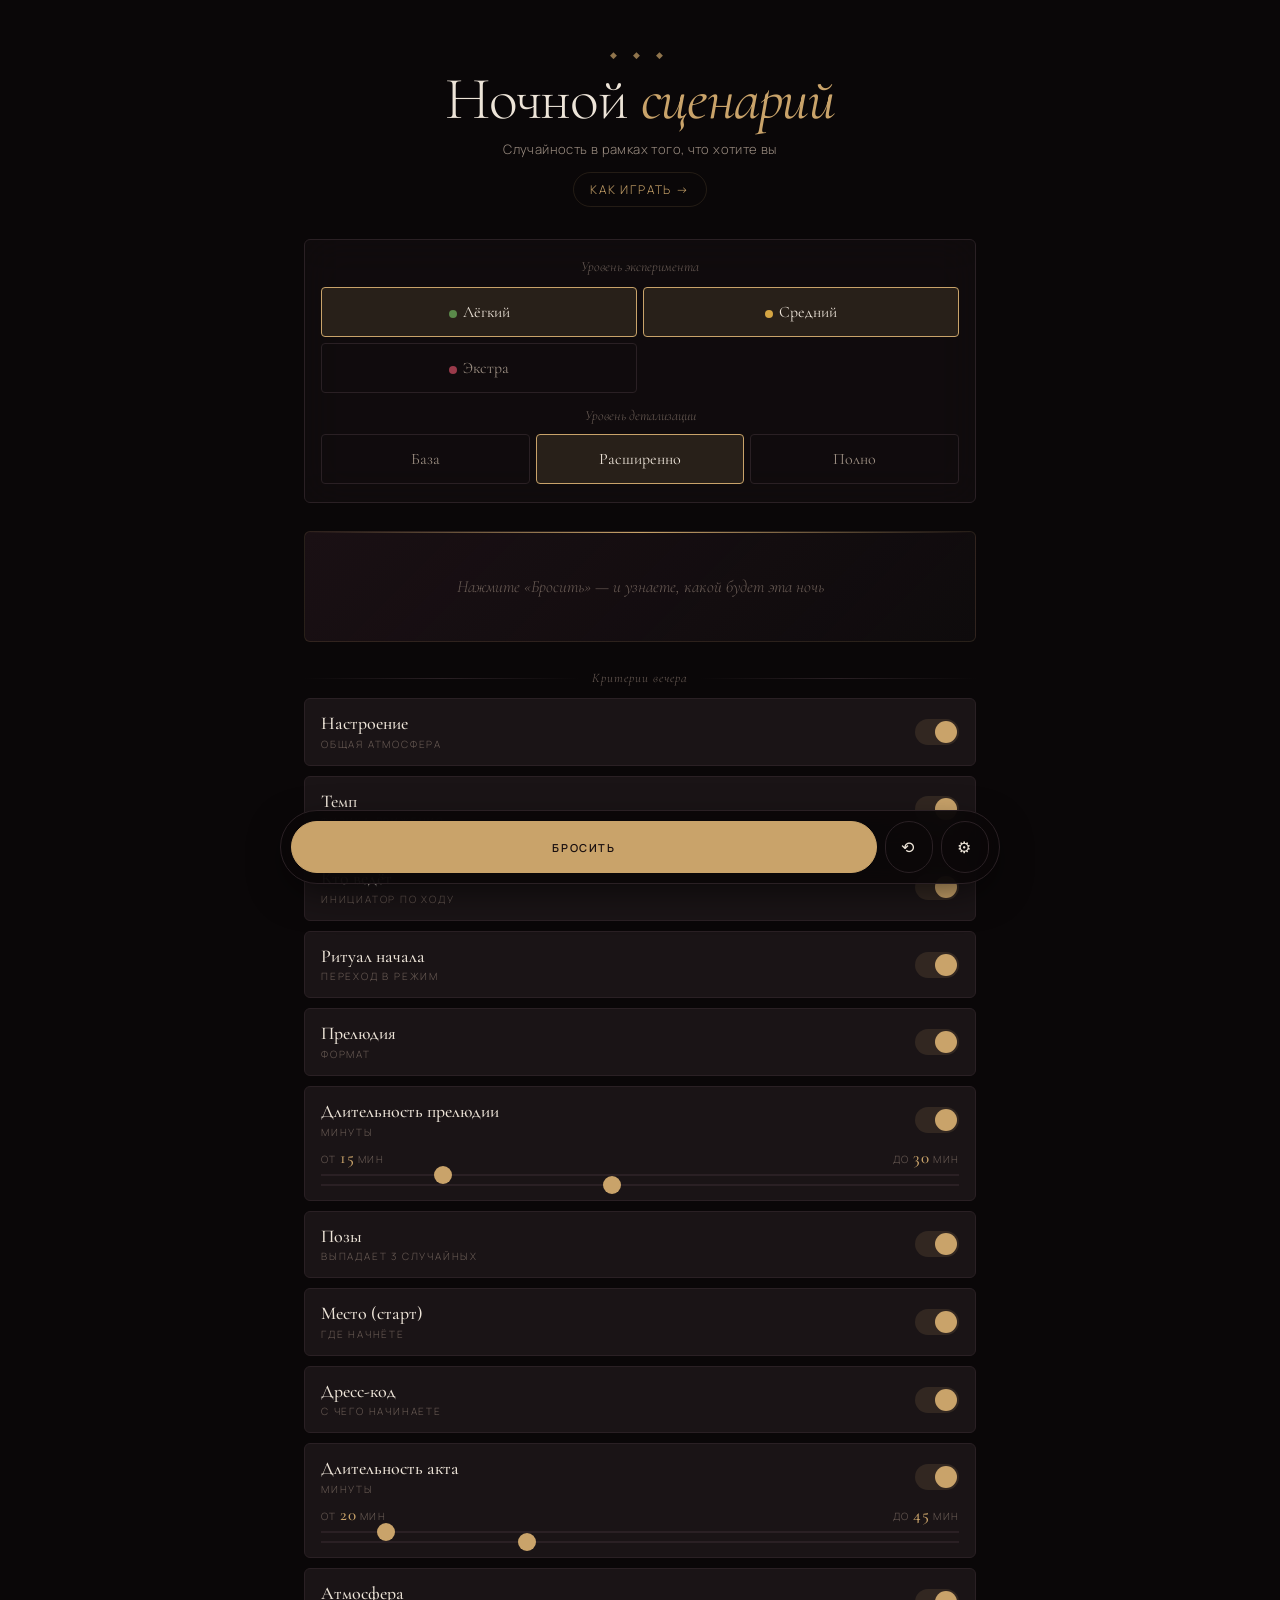
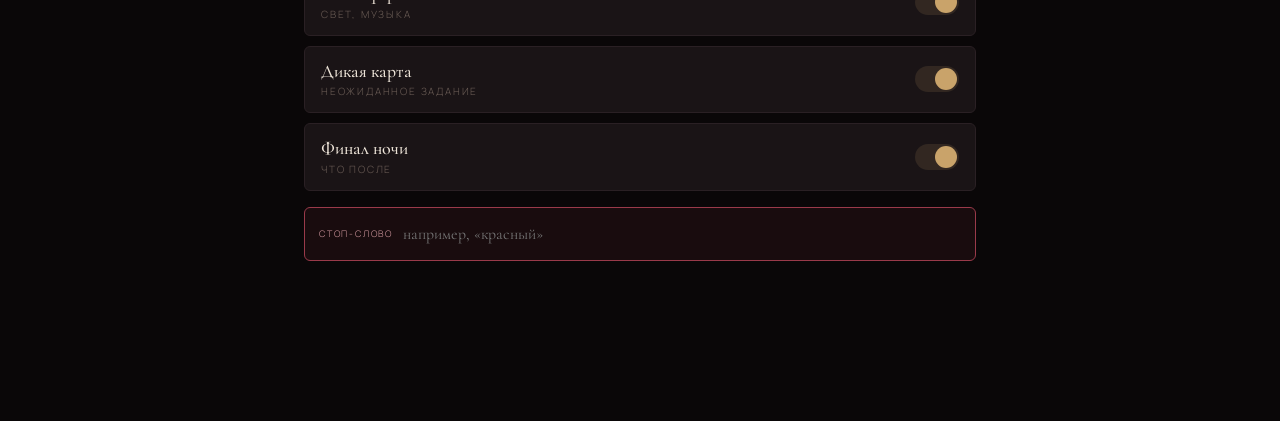
<file: index.html>
<!DOCTYPE html>
<html lang="ru">

<head>
    <meta charset="UTF-8">
    <meta name="viewport" content="width=device-width, initial-scale=1.0, viewport-fit=cover">
    <meta name="theme-color" content="#0a0708">
    <title>Ночной сценарий</title>
    <link rel="preconnect" href="https://fonts.googleapis.com">
    <link rel="preconnect" href="https://fonts.gstatic.com" crossorigin>
    <link
        href="https://fonts.googleapis.com/css2?family=Cormorant+Garamond:ital,wght@0,300;0,400;0,500;1,300;1,400&family=Manrope:wght@300;400;500;600&display=swap"
        rel="stylesheet">

    <link rel="stylesheet" href="style.css">
</head>

<body>

    <div class="wrap">
        <header class="head">
            <div class="ornament">◆ ◆ ◆</div>
            <h1 id="title">Ночной <em>сценарий</em></h1>
            <p class="sub">Случайность в рамках того, что хотите вы</p>
            <a href="help.html" class="help-link">Как играть →</a>
        </header>

        <div class="intensity">
            <div class="intensity-label">Уровень эксперимента</div>
            <div class="intensity-grid"></div>
            <div class="detail-label">Уровень детализации</div>
            <div class="detail-grid"></div>
        </div>

        <div id="result" class="result empty">Нажмите «Бросить» — и узнаете, какой будет эта ночь</div>

        <div class="section-label">Критерии вечера</div>
        <div class="criteria-list" id="criteriaList"></div>

        <div class="safe-word">
            <label>Стоп-слово</label>
            <input type="text" id="safeWord" placeholder="например, «красный»">
        </div>

        <div class="section-label" id="histLabel" style="display:none">История</div>
        <div class="saved-list" id="histList"></div>
    </div>

    <div class="controls">
        <button class="btn btn-primary" id="rollAll">Бросить</button>
        <button class="btn btn-icon" id="rollUnlocked" title="Перебросить незалоченное">⟲</button>
        <button class="btn btn-icon" id="adminBtn" title="Настройки">⚙</button>
    </div>

    <div class="modal" id="adminModal">
        <div class="modal-inner">
            <div class="modal-head">
                <h2>Настройка значений</h2>
                <button class="modal-close" id="closeAdmin">×</button>
            </div>
            <div class="modal-body">
                <p style="font-size:13px;color:var(--ink-dim);margin-bottom:14px;line-height:1.5">
                    Здесь решаешь, что может выпасть в каждом критерии. На главном экране показаны только названия —
                    содержимое скрыто.
                </p>
                <div class="admin-actions">
                    <button class="btn" id="enableAll">Включить всё</button>
                    <button class="btn" id="onlyEasy">Только лёгкое</button>
                    <button class="btn" id="resetSettings">Сброс</button>
                </div>
                <div id="adminContent"></div>
            </div>
        </div>
    </div>

    <div class="modal" id="poseModal">
        <div class="modal-inner pose-modal-inner">
            <div class="modal-head">
                <h2 id="poseModalTitle"></h2>
                <button class="modal-close" id="closePoseModal">×</button>
            </div>
            <div class="modal-body">
                <p id="poseModalDescription" class="pose-description"></p>
                <div id="poseModalTip" class="pose-tip" style="display:none">
                    <div class="pose-tip-label">Совет</div>
                    <p id="poseModalTipText"></p>
                </div>
            </div>
        </div>
    </div>

    <script src="public/script.js"></script>

</body>

</html>
</file>
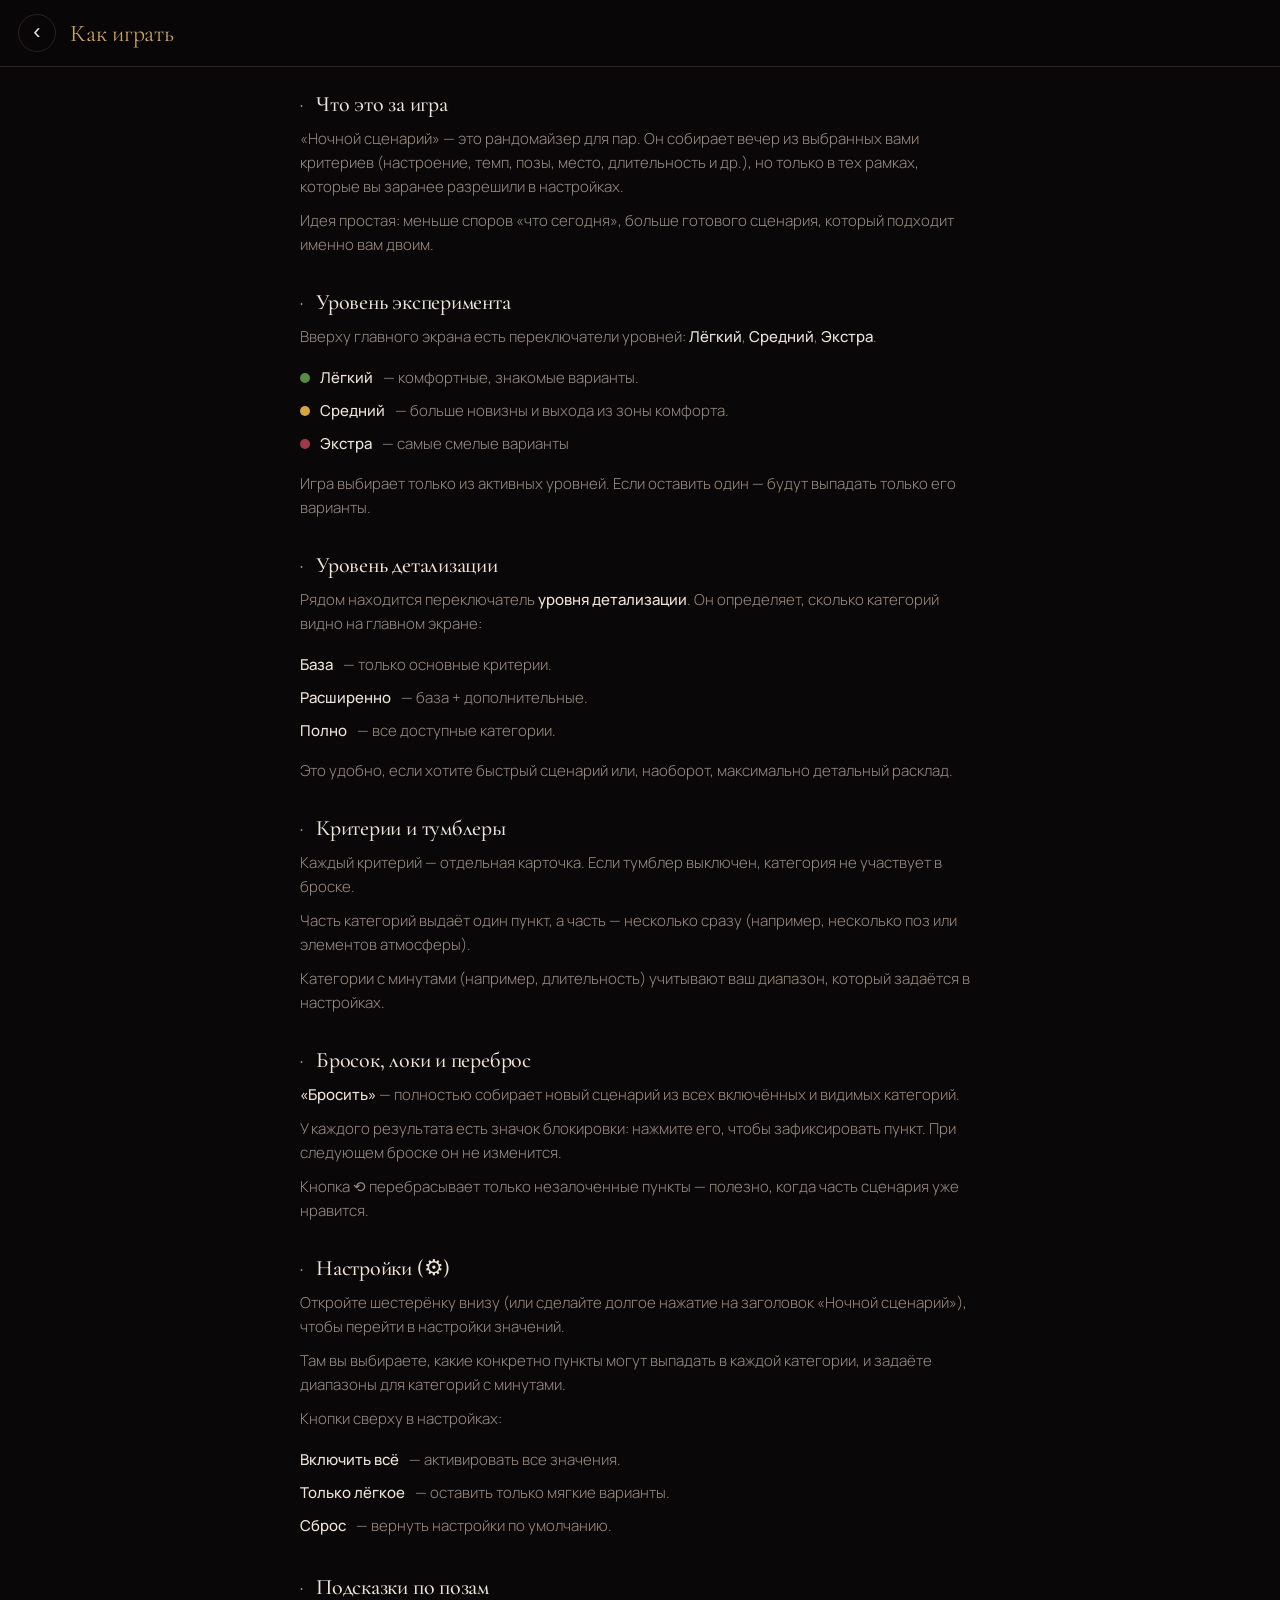
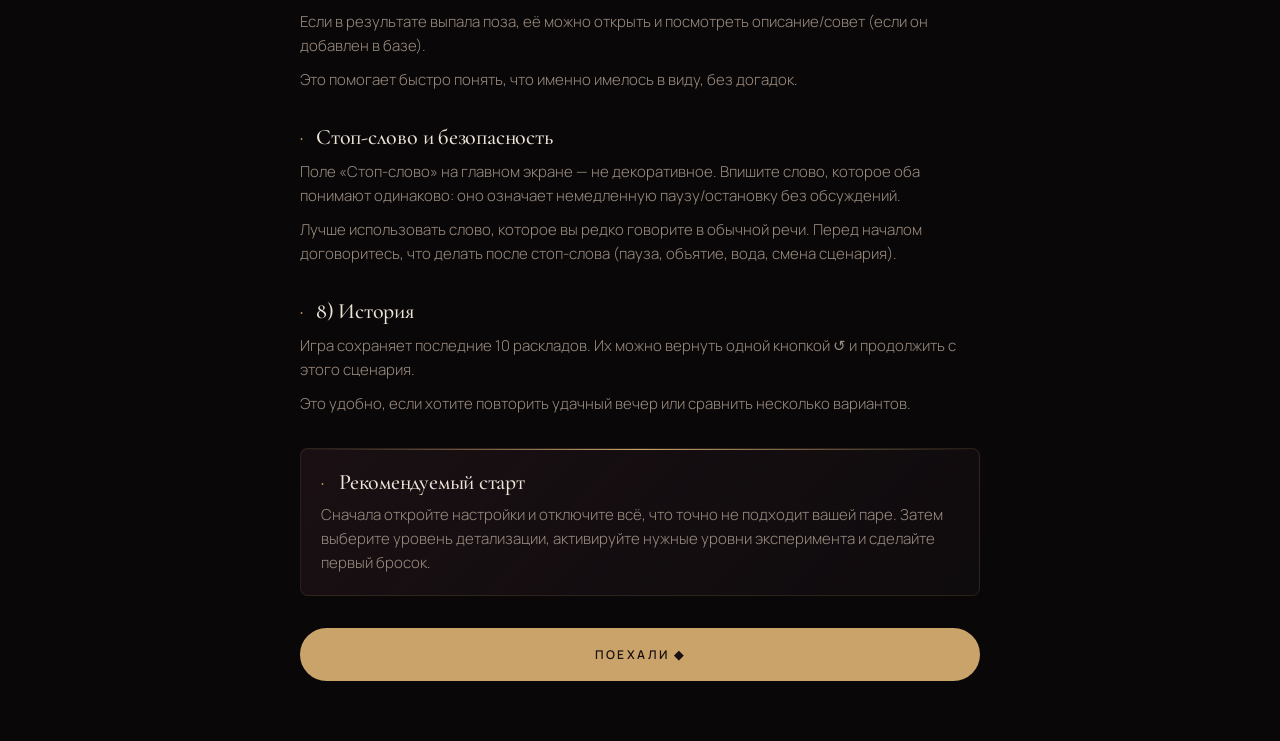
<file: help.html>
<!DOCTYPE html>
<html lang="ru">
<head>
<meta charset="UTF-8">
<meta name="viewport" content="width=device-width, initial-scale=1.0, viewport-fit=cover">
<meta name="theme-color" content="#0a0708">
<title>Как играть — Ночной сценарий</title>
<link rel="preconnect" href="https://fonts.googleapis.com">
<link rel="preconnect" href="https://fonts.gstatic.com" crossorigin>
<link href="https://fonts.googleapis.com/css2?family=Cormorant+Garamond:ital,wght@0,300;0,400;0,500;1,300;1,400&family=Manrope:wght@300;400;500;600&display=swap" rel="stylesheet">
<link rel="stylesheet" href="style.css">
</head>
<body>

  <div class="help-head">
    <button class="help-back" id="helpBack" aria-label="Назад">‹</button>
    <h2>Как играть</h2>
  </div>

  <div class="help-body">

    <section class="help-section">
      <h3>Что это за игра</h3>
      <p>«Ночной сценарий» — это рандомайзер для пар. Он собирает вечер из выбранных вами критериев (настроение, темп, позы, место, длительность и др.), но только в тех рамках, которые вы заранее разрешили в настройках.</p>
      <p>Идея простая: меньше споров «что сегодня», больше готового сценария, который подходит именно вам двоим.</p>
    </section>

    <section class="help-section">
      <h3> Уровень эксперимента</h3>
      <p>Вверху главного экрана есть переключатели уровней: <b>Лёгкий</b>, <b>Средний</b>, <b>Экстра</b>.</p>
      <ul>
        <li><span class="dot dot-easy"></span><b>Лёгкий</b> — комфортные, знакомые варианты.</li>
        <li><span class="dot dot-medium"></span><b>Средний</b> — больше новизны и выхода из зоны комфорта.</li>
      <li><span class="dot dot-extra"></span><b>Экстра</b> — самые смелые варианты</li>
      </ul>
      <p>Игра выбирает только из активных уровней. Если оставить один — будут выпадать только его варианты.</p>
    </section>

    <section class="help-section">
      <h3>Уровень детализации</h3>
      <p>Рядом находится переключатель <b>уровня детализации</b>. Он определяет, сколько категорий видно на главном экране:</p>
      <ul>
        <li><b>База</b> — только основные критерии.</li>
        <li><b>Расширенно</b> — база + дополнительные.</li>
        <li><b>Полно</b> — все доступные категории.</li>
      </ul>
      <p>Это удобно, если хотите быстрый сценарий или, наоборот, максимально детальный расклад.</p>
    </section>

    <section class="help-section">
      <h3>Критерии и тумблеры</h3>
      <p>Каждый критерий — отдельная карточка. Если тумблер выключен, категория не участвует в броске.</p>
      <p>Часть категорий выдаёт один пункт, а часть — несколько сразу (например, несколько поз или элементов атмосферы).</p>
      <p>Категории с минутами (например, длительность) учитывают ваш диапазон, который задаётся в настройках.</p>
    </section>

    <section class="help-section">
      <h3>Бросок, локи и переброс</h3>
      <p><b>«Бросить»</b> — полностью собирает новый сценарий из всех включённых и видимых категорий.</p>
      <p>У каждого результата есть значок блокировки: нажмите его, чтобы зафиксировать пункт. При следующем броске он не изменится.</p>
      <p>Кнопка <span class="ico">⟲</span> перебрасывает только незалоченные пункты — полезно, когда часть сценария уже нравится.</p>
    </section>

    <section class="help-section">
      <h3>Настройки (⚙)</h3>
      <p>Откройте шестерёнку внизу (или сделайте долгое нажатие на заголовок «Ночной сценарий»), чтобы перейти в настройки значений.</p>
      <p>Там вы выбираете, какие конкретно пункты могут выпадать в каждой категории, и задаёте диапазоны для категорий с минутами.</p>
      <p>Кнопки сверху в настройках:</p>
      <ul>
        <li><b>Включить всё</b> — активировать все значения.</li>
        <li><b>Только лёгкое</b> — оставить только мягкие варианты.</li>
        <li><b>Сброс</b> — вернуть настройки по умолчанию.</li>
      </ul>
    </section>

    <section class="help-section">
      <h3>Подсказки по позам</h3>
      <p>Если в результате выпала поза, её можно открыть и посмотреть описание/совет (если он добавлен в базе).</p>
      <p>Это помогает быстро понять, что именно имелось в виду, без догадок.</p>
    </section>

    <section class="help-section help-section--warning">
      <h3>Стоп-слово и безопасность</h3>
      <p>Поле «Стоп-слово» на главном экране — не декоративное. Впишите слово, которое оба понимают одинаково: оно означает немедленную паузу/остановку без обсуждений.</p>
      <p>Лучше использовать слово, которое вы редко говорите в обычной речи. Перед началом договоритесь, что делать после стоп-слова (пауза, объятие, вода, смена сценария).</p>
    </section>

    <section class="help-section">
      <h3>8) История</h3>
      <p>Игра сохраняет последние 10 раскладов. Их можно вернуть одной кнопкой <span class="ico">↺</span> и продолжить с этого сценария.</p>
      <p>Это удобно, если хотите повторить удачный вечер или сравнить несколько вариантов.</p>
    </section>

    <section class="help-section help-section--accent">
      <h3>Рекомендуемый старт</h3>
      <p>Сначала откройте настройки и отключите всё, что точно не подходит вашей паре. Затем выберите уровень детализации, активируйте нужные уровни эксперимента и сделайте первый бросок.</p>
    </section>

    <button class="help-cta" id="helpCta">Поехали ◆</button>

  </div>

<script>
  function goBack() {
    if (window.history.length > 1) {
      window.history.back();
    } else {
      window.location.href = 'index.html';
    }
  }

  document.getElementById('helpBack').addEventListener('click', goBack);
  document.getElementById('helpCta').addEventListener('click', goBack);
</script>

</body>
</html>
</file>
<file: style.css>
:root {
    --bg: #0a0708;
    --bg-card: #14101199;
    --bg-card-solid: #1a1416;
    --line: #2a2024;
    --line-soft: #1f1a1c;
    --ink: #ede4d8;
    --ink-dim: #9a8c80;
    --ink-mute: #6b5d56;
    --accent: #c9a36a;
    --accent-soft: #c9a36a22;
    --rose: #9a3a4a;
    --green: #5a8a4a;
    --yellow: #d4a543;
    --safe-bottom: env(safe-area-inset-bottom, 0px);
}

* {
    box-sizing: border-box;
    margin: 0;
    padding: 0;
    -webkit-tap-highlight-color: transparent;
}

html,
body {
    background: var(--bg);
    color: var(--ink);
    font-family: 'Manrope', sans-serif;
    font-weight: 300;
    min-height: 100vh;
    overflow-x: hidden;
    -webkit-font-smoothing: antialiased;
}

body::before {
    content: "";
    position: fixed;
    inset: 0;
    z-index: -1;
    pointer-events: none;
    background:
        radial-gradient(ellipse at 20% 0%, #2a1418 0%, transparent 60%),
        radial-gradient(ellipse at 80% 100%, #1a1228 0%, transparent 60%);
}

.wrap {
    max-width: 720px;
    margin: 0 auto;
    padding: 32px 18px calc(160px + var(--safe-bottom));
}

.head {
    text-align: center;
    margin-bottom: 32px;
    -webkit-user-select: none;
    user-select: none;
}

.head .ornament {
    color: var(--accent);
    letter-spacing: .8em;
    font-size: 9px;
    margin-bottom: 10px;
    opacity: .7;
}

.head h1 {
    font-family: 'Cormorant Garamond', serif;
    font-weight: 300;
    font-size: clamp(38px, 9vw, 60px);
    letter-spacing: -.02em;
    line-height: .95;
    cursor: pointer;
}

.head h1 em {
    font-style: italic;
    color: var(--accent);
    font-weight: 400;
}

.head p.sub {
    margin-top: 12px;
    color: var(--ink-dim);
    font-size: 13px;
    letter-spacing: .03em;
}

.intensity {
    background: var(--bg-card);
    border: 1px solid var(--line);
    border-radius: 6px;
    padding: 18px 16px;
    margin-bottom: 28px;
    backdrop-filter: blur(20px);
}

.intensity-label {
    font-family: 'Cormorant Garamond', serif;
    font-style: italic;
    font-size: 14px;
    color: var(--ink-mute);
    text-align: center;
    margin-bottom: 12px;
}

.intensity-grid {
    display: grid;
    grid-template-columns: repeat(2, 1fr);
    gap: 6px;
    margin-bottom: 10px;
}

.detail-label {
    font-family: 'Cormorant Garamond', serif;
    font-style: italic;
    font-size: 14px;
    color: var(--ink-mute);
    text-align: center;
    margin-top: 14px;
    margin-bottom: 10px;
}

.detail-grid {
    display: grid;
    grid-template-columns: repeat(3, 1fr);
    gap: 6px;
}

.level-btn {
    background: transparent;
    border: 1px solid var(--line);
    color: var(--ink-dim);
    padding: 14px 4px;
    border-radius: 4px;
    font-family: 'Cormorant Garamond', serif;
    font-size: 16px;
    cursor: pointer;
    transition: all .2s ease;
}

.level-btn .dot {
    display: inline-block;
    width: 8px;
    height: 8px;
    border-radius: 50%;
    margin-right: 6px;
    vertical-align: middle;
}

.level-btn[data-level="easy"] .dot {
    background: var(--green);
}

.level-btn[data-level="medium"] .dot {
    background: var(--yellow);
}

.level-btn.active {
    color: var(--ink);
    background: var(--accent-soft);
    border-color: var(--accent);
}

.controls {
    position: fixed;
    bottom: calc(16px + var(--safe-bottom));
    left: 16px;
    right: 16px;
    z-index: 50;
    display: flex;
    gap: 8px;
    background: rgba(10, 7, 8, .92);
    backdrop-filter: blur(20px);
    -webkit-backdrop-filter: blur(20px);
    padding: 10px;
    border: 1px solid var(--line);
    border-radius: 100px;
    box-shadow: 0 12px 40px -10px rgba(0, 0, 0, .7);
    max-width: 720px;
    margin: 0 auto;
}

.btn {
    background: transparent;
    border: 1px solid var(--line);
    color: var(--ink);
    padding: 14px 18px;
    font-family: 'Manrope', sans-serif;
    font-size: 11px;
    font-weight: 500;
    letter-spacing: .15em;
    text-transform: uppercase;
    cursor: pointer;
    border-radius: 100px;
    flex: 1;
    transition: transform .15s ease, background-color .2s ease, border-color .2s ease, color .2s ease;
}

.btn:active {
    transform: scale(.97);
}

.btn-primary {
    background: var(--accent);
    color: #1a1010;
    border-color: var(--accent);
    font-weight: 600;
    flex: 2;
}

.btn-primary:active {
    background: #d4ad75;
}

.btn-icon {
    flex: 0 0 48px;
    padding: 14px 0;
    font-size: 16px;
}

.section-label {
    font-family: 'Cormorant Garamond', serif;
    font-style: italic;
    font-size: 13px;
    color: var(--ink-mute);
    letter-spacing: .08em;
    margin: 28px 0 12px;
    display: flex;
    align-items: center;
    gap: 12px;
    -webkit-user-select: none;
    user-select: none;
}

.section-label::before,
.section-label::after {
    content: "";
    flex: 1;
    height: 1px;
    background: linear-gradient(to right, transparent, var(--line), transparent);
}

.result {
    background: linear-gradient(135deg, #1a1014 0%, #14101280 100%);
    border: 1px solid var(--accent-soft);
    border-radius: 6px;
    padding: 24px 20px;
    margin-bottom: 24px;
    position: relative;
    overflow: hidden;
}

.result::before {
    content: "";
    position: absolute;
    top: 0;
    left: 0;
    right: 0;
    height: 1px;
    background: linear-gradient(to right, transparent, var(--accent), transparent);
}

.result.empty {
    text-align: center;
    color: var(--ink-mute);
    font-family: 'Cormorant Garamond', serif;
    font-style: italic;
    font-size: 17px;
    padding: 44px 20px;
}

.result-title {
    font-family: 'Cormorant Garamond', serif;
    font-size: 24px;
    color: var(--accent);
    margin-bottom: 18px;
    font-weight: 400;
}

.result-list {
    display: flex;
    flex-direction: column;
    gap: 14px;
}

.result-item {
    padding: 12px 0;
    border-bottom: 1px solid var(--line-soft);
    display: flex;
    align-items: flex-start;
    gap: 12px;
}

.result-item:last-child {
    border-bottom: none;
}

.result-item .body {
    flex: 1;
    min-width: 0;
}

.result-item .key {
    font-size: 10px;
    text-transform: uppercase;
    letter-spacing: .18em;
    color: var(--ink-mute);
    margin-bottom: 4px;
}

.result-item .val {
    font-family: 'Cormorant Garamond', serif;
    font-size: 18px;
    color: var(--ink);
    line-height: 1.3;
    word-wrap: break-word;
}

.result-item .lock {
    background: none;
    border: 1px solid var(--line);
    color: var(--ink-mute);
    cursor: pointer;
    font-size: 14px;
    padding: 0;
    width: 32px;
    height: 32px;
    flex-shrink: 0;
    border-radius: 50%;
    transition: color .2s, border-color .2s, transform .15s;
}

.result-item .lock:active {
    transform: scale(.9);
}

.result-item.locked .lock {
    color: var(--accent);
    border-color: var(--accent);
}

.criteria-list {
    display: flex;
    flex-direction: column;
    gap: 10px;
}

.crit,
.crit-range {
    background: var(--bg-card-solid);
    border: 1px solid var(--line);
    border-radius: 6px;
    padding: 14px 16px;
    transition: opacity .2s ease;
}

.crit {
    display: flex;
    align-items: center;
    gap: 12px;
}

.crit.disabled,
.crit-range.disabled {
    opacity: .4;
}

.crit-text {
    flex: 1;
    min-width: 0;
}

.crit-name {
    font-family: 'Cormorant Garamond', serif;
    font-size: 18px;
    font-weight: 500;
    color: var(--ink);
    line-height: 1.2;
}

.crit-sub {
    font-size: 10px;
    text-transform: uppercase;
    letter-spacing: .18em;
    color: var(--ink-mute);
    margin-top: 2px;
}

.range-head {
    display: flex;
    align-items: center;
    gap: 12px;
    margin-bottom: 6px;
}

.range-vals {
    display: flex;
    justify-content: space-between;
    font-size: 10px;
    color: var(--ink-mute);
    margin: 8px 0 6px;
    letter-spacing: .12em;
    text-transform: uppercase;
}

.range-vals strong {
    color: var(--accent);
    font-family: 'Cormorant Garamond', serif;
    font-size: 17px;
    font-weight: 500;
}

.range-row {
    display: flex;
    flex-direction: column;
    gap: 8px;
}

.toggle {
    position: relative;
    width: 44px;
    height: 26px;
    background: var(--line);
    border-radius: 26px;
    cursor: pointer;
    flex-shrink: 0;
    transition: background-color .25s ease;
}

.toggle::after {
    content: "";
    position: absolute;
    top: 2px;
    left: 2px;
    width: 22px;
    height: 22px;
    background: var(--ink-dim);
    border-radius: 50%;
    transition: left .25s ease, background-color .25s ease;
}

.toggle.on {
    background: var(--accent-soft);
}

.toggle.on::after {
    left: 20px;
    background: var(--accent);
}

input[type="range"] {
    -webkit-appearance: none;
    width: 100%;
    height: 2px;
    background: var(--line);
    outline: none;
}

input[type="range"]::-webkit-slider-thumb {
    -webkit-appearance: none;
    width: 18px;
    height: 18px;
    background: var(--accent);
    border-radius: 50%;
    cursor: pointer;
}

input[type="range"]::-moz-range-thumb {
    width: 18px;
    height: 18px;
    background: var(--accent);
    border-radius: 50%;
    cursor: pointer;
    border: none;
}

.saved-list {
    display: flex;
    flex-direction: column;
    gap: 6px;
}

.saved-item {
    background: var(--bg-card-solid);
    border: 1px solid var(--line);
    border-radius: 6px;
    padding: 12px 14px;
    display: flex;
    align-items: center;
    gap: 10px;
}

.saved-item .info {
    flex: 1;
    font-family: 'Cormorant Garamond', serif;
    font-size: 14px;
    color: var(--ink-dim);
    line-height: 1.3;
    overflow: hidden;
    display: -webkit-box;
    -webkit-line-clamp: 2;
    -webkit-box-orient: vertical;
}

.saved-item .date {
    font-size: 9px;
    color: var(--ink-mute);
    letter-spacing: .15em;
    text-transform: uppercase;
}

.icon-btn {
    background: none;
    border: 1px solid var(--line);
    color: var(--ink-dim);
    width: 32px;
    height: 32px;
    cursor: pointer;
    border-radius: 50%;
    font-size: 13px;
    flex-shrink: 0;
}

.safe-word {
    margin-top: 16px;
    background: rgba(154, 58, 74, .1);
    border: 1px solid var(--rose);
    padding: 12px 14px;
    border-radius: 6px;
    display: flex;
    align-items: center;
    gap: 10px;
}

.safe-word label {
    font-size: 9px;
    text-transform: uppercase;
    letter-spacing: .2em;
    color: #d49aa0;
    flex-shrink: 0;
}

.safe-word input {
    background: transparent;
    border: none;
    color: var(--ink);
    flex: 1;
    padding: 4px 0;
    min-width: 0;
    font-family: 'Cormorant Garamond', serif;
    font-size: 16px;
    outline: none;
}

@keyframes fadeUp {
    from {
        opacity: 0;
        transform: translateY(6px);
    }

    to {
        opacity: 1;
        transform: translateY(0);
    }
}

.animate-once {
    animation: fadeUp .35s ease both;
}

.modal {
    position: fixed;
    inset: 0;
    background: rgba(0, 0, 0, .85);
    backdrop-filter: blur(8px);
    z-index: 100;
    display: none;
    align-items: stretch;
    justify-content: center;
    padding: env(safe-area-inset-top, 0) 0 var(--safe-bottom);
}

.modal.open {
    display: flex;
}

.modal-inner {
    background: var(--bg);
    border: 1px solid var(--accent);
    width: 100%;
    max-width: 720px;
    margin: 12px;
    border-radius: 10px;
    overflow-y: auto;
    -webkit-overflow-scrolling: touch;
}

.modal-head {
    position: sticky;
    top: 0;
    background: var(--bg);
    padding: 16px 18px;
    z-index: 2;
    display: flex;
    align-items: center;
    justify-content: space-between;
    border-bottom: 1px solid var(--line);
}

.modal-head h2 {
    font-family: 'Cormorant Garamond', serif;
    font-weight: 400;
    font-size: 22px;
    color: var(--accent);
}

.modal-close {
    background: transparent;
    border: 1px solid var(--line);
    color: var(--ink);
    width: 36px;
    height: 36px;
    border-radius: 50%;
    font-size: 18px;
    cursor: pointer;
}

.modal-body {
    padding: 16px 18px 32px;
}

.admin-cat {
    margin-bottom: 12px;
    background: var(--bg-card-solid);
    border: 1px solid var(--line);
    border-radius: 8px;
    overflow: hidden;
}

.admin-cat-head {
    padding: 14px 16px;
    display: flex;
    align-items: center;
    gap: 12px;
    background: rgba(255, 255, 255, .02);
    cursor: pointer;
    -webkit-user-select: none;
    user-select: none;
}

.admin-cat-head .name {
    flex: 1;
    font-family: 'Cormorant Garamond', serif;
    font-size: 18px;
    color: var(--ink);
}

.admin-cat-head .count {
    font-size: 10px;
    color: var(--ink-mute);
    letter-spacing: .1em;
    text-transform: uppercase;
}

.admin-cat-head .chev {
    color: var(--ink-mute);
    transition: transform .2s;
}

.admin-cat.open .chev {
    transform: rotate(90deg);
}

.admin-cat-body {
    display: none;
    padding: 4px 4px 12px;
}

.admin-cat.open .admin-cat-body {
    display: block;
}

.admin-val {
    display: flex;
    align-items: center;
    gap: 10px;
    padding: 10px 14px;
    border-bottom: 1px solid var(--line-soft);
}

.admin-val:last-child {
    border-bottom: none;
}

.admin-val .val-name {
    flex: 1;
    font-size: 14px;
    color: var(--ink-dim);
    line-height: 1.3;
}

.admin-val.active .val-name {
    color: var(--ink);
}

.admin-val .level-pill {
    display: inline-block;
    font-size: 8px;
    padding: 2px 6px;
    border-radius: 100px;
    text-transform: uppercase;
    letter-spacing: .1em;
    margin-right: 4px;
    font-weight: 600;
    flex-shrink: 0;
}

.level-pill[data-level="easy"] {
    background: rgba(90, 138, 74, .2);
    color: #8bb87a;
}

.level-pill[data-level="medium"] {
    background: rgba(212, 165, 67, .2);
    color: #d4a543;
}

.admin-actions {
    display: flex;
    gap: 8px;
    margin-bottom: 14px;
    flex-wrap: wrap;
}

.admin-actions .btn {
    flex: 1;
    padding: 12px 12px;
    font-size: 10px;
}

@media (min-width: 768px) {
    .wrap {
        padding: 48px 24px calc(160px + var(--safe-bottom));
    }
}
.help-link {
  display: inline-block;
  background: none;
  color: var(--accent);
  font-family: 'Manrope', sans-serif;
  font-size: 12px;
  letter-spacing: .15em;
  text-transform: uppercase;
  cursor: pointer;
  margin-top: 14px;
  padding: 8px 16px;
  border: 1px solid var(--accent-soft);
  border-radius: 100px;
  text-decoration: none;
  transition: background-color .2s, border-color .2s, transform .15s;
}
.help-link:hover { background: var(--accent-soft); border-color: var(--accent); }
.help-link:active { transform: scale(.97); }
/* ============ HELP PAGE ============ */
.help-page {
  position: fixed;
  inset: 0;
  background: var(--bg);
  z-index: 200;
  overflow-y: auto;
  -webkit-overflow-scrolling: touch;
  display: none;
  padding-bottom: var(--safe-bottom);
}
.help-page.open { display: block; }
.help-page::before {
  content: ""; position: fixed; inset: 0; z-index: -1; pointer-events: none;
  background:
    radial-gradient(ellipse at 20% 0%, #2a1418 0%, transparent 60%),
    radial-gradient(ellipse at 80% 100%, #1a1228 0%, transparent 60%);
}

.help-head {
  position: sticky; top: 0;
  background: rgba(10,7,8,.92);
  backdrop-filter: blur(20px);
  -webkit-backdrop-filter: blur(20px);
  padding: 14px 18px;
  border-bottom: 1px solid var(--line);
  display: flex; align-items: center; gap: 14px;
  z-index: 5;
}
.help-back {
  background: transparent;
  border: 1px solid var(--line);
  color: var(--ink);
  width: 38px; height: 38px;
  border-radius: 50%;
  font-size: 22px; line-height: 1;
  cursor: pointer;
  display: flex; align-items: center; justify-content: center;
  padding-bottom: 3px;
  transition: border-color .2s, color .2s, transform .15s;
}
.help-back:active { transform: scale(.92); }
.help-back:hover { border-color: var(--accent); color: var(--accent); }
.help-head h2 {
  font-family: 'Cormorant Garamond', serif;
  font-weight: 400;
  font-size: 24px;
  color: var(--accent);
  letter-spacing: -.01em;
}

.help-body {
  max-width: 720px;
  margin: 0 auto;
  padding: 24px 20px 60px;
}

.help-section { margin-bottom: 32px; }
.help-section h3 {
  font-family: 'Cormorant Garamond', serif;
  font-weight: 500;
  font-size: 22px;
  color: var(--ink);
  margin-bottom: 10px;
  letter-spacing: -.01em;
  position: relative;
  padding-left: 16px;
}
.help-section h3::before {
  content: "◆";
  color: var(--accent);
  position: absolute;
  left: 0;
  font-size: 10px;
  top: 8px;
}
.help-section p {
  color: var(--ink-dim);
  font-size: 15px;
  line-height: 1.6;
  margin-bottom: 10px;
}
.help-section p:last-child { margin-bottom: 0; }
.help-section b { color: var(--ink); font-weight: 500; }
.help-section ul { list-style: none; margin: 12px 0; padding: 0; }
.help-section ul li {
  display: flex; align-items: center; gap: 10px;
  font-size: 15px; color: var(--ink-dim);
  padding: 6px 0;
}
.help-section .dot {
  display: inline-block;
  width: 10px; height: 10px;
  border-radius: 50%;
  flex-shrink: 0;
}
.help-section .dot-easy { background: var(--green); }
.help-section .dot-medium { background: var(--yellow); }
.help-section .dot-extra { background: var(--rose); }

.help-section--accent {
  background: linear-gradient(135deg, #1a1014 0%, #14101280 100%);
  border: 1px solid var(--accent-soft);
  border-radius: 8px;
  padding: 20px;
  position: relative;
}
.help-section--accent::before {
  content: ""; position: absolute; top: 0; left: 0; right: 0; height: 1px;
  background: linear-gradient(to right, transparent, var(--accent), transparent);
}
.help-section--accent h3 { padding-left: 18px; margin-bottom: 8px; }

.help-cta {
  display: block;
  width: 100%;
  margin-top: 24px;
  padding: 18px;
  background: var(--accent);
  color: #1a1010;
  border: none;
  border-radius: 100px;
  font-family: 'Manrope', sans-serif;
  font-weight: 600;
  font-size: 12px;
  letter-spacing: .2em;
  text-transform: uppercase;
  cursor: pointer;
  transition: background-color .2s, transform .15s;
}
.help-cta:active { transform: scale(.97); }
.help-cta:hover { background: #d4ad75; }

/* Кнопка-ссылка в шапке */
.help-link {
  background: none;
  color: var(--accent);
  font-family: 'Manrope', sans-serif;
  font-size: 12px;
  letter-spacing: .15em;
  text-transform: uppercase;
  cursor: pointer;
  margin-top: 14px;
  padding: 8px 16px;
  border: 1px solid var(--accent-soft);
  border-radius: 100px;
  transition: background-color .2s, border-color .2s, transform .15s;
}
.help-link:hover { background: var(--accent-soft); border-color: var(--accent); }
.help-link:active { transform: scale(.97); }

/* Скрываем основной интерфейс пока открыт хелп */
body.help-open > .wrap,
body.help-open > .controls,
body.help-open > .modal { display: none !important; }

/* WARN block в результате */
.result-warnings {
  margin-top: 18px;
  padding: 14px 16px;
  background: rgba(212, 165, 67, 0.08);
  border: 1px solid rgba(212, 165, 67, 0.3);
  border-radius: 6px;
}
.result-warnings .warn-title {
  font-family: 'Cormorant Garamond', serif;
  font-style: italic;
  font-size: 13px;
  color: var(--yellow, #d4a543);
  margin-bottom: 8px;
  letter-spacing: .05em;
}
.result-warnings ul {
  list-style: none;
  padding: 0;
  margin: 0;
}
.result-warnings li {
  font-size: 13px;
  color: var(--ink-dim);
  line-height: 1.5;
  padding: 4px 0 4px 16px;
  position: relative;
}
.result-warnings li::before {
  content: "▸";
  position: absolute;
  left: 0;
  color: var(--yellow, #d4a543);
  font-size: 10px;
}

/* ── Позы: строки с иконкой ────────────────────────────── */
.pose-row {
  display: flex;
  align-items: center;
  gap: 7px;
  line-height: 1.5;
}

.pose-row + .pose-row {
  margin-top: 4px;
}

.pose-info {
  display: inline-flex;
  align-items: center;
  justify-content: center;
  flex-shrink: 0;
  width: 20px;
  height: 20px;
  border-radius: 50%;
  border: 1px solid var(--line);
  background: transparent;
  color: var(--ink-mute);
  font-size: 12px;
  cursor: pointer;
  padding: 0;
  transition: color .15s, border-color .15s, background .15s;
  line-height: 1;
}

.pose-info:hover {
  color: var(--accent);
  border-color: var(--accent);
  background: var(--accent-soft);
}

/* ── Модалка позы ─────────────────────────────────────── */
.pose-modal-inner {
  align-self: flex-end;
  margin: 0 0 var(--safe-bottom);
  border-radius: 14px 14px 0 0;
  max-height: 70vh;
}

.pose-description {
  font-size: 15px;
  color: var(--ink-dim);
  line-height: 1.65;
  margin: 0;
}

.pose-tip {
  background: var(--accent-soft);
  border-radius: 6px;
  padding: 14px 16px;
  margin-top: 16px;
}

.pose-tip-label {
  font-family: 'Cormorant Garamond', serif;
  font-style: italic;
  font-size: 11px;
  color: var(--ink-mute);
  text-transform: uppercase;
  letter-spacing: .08em;
  margin-bottom: 6px;
}

.pose-tip p {
  font-size: 14px;
  color: var(--ink-dim);
  line-height: 1.55;
  margin: 0;
}
</file>
